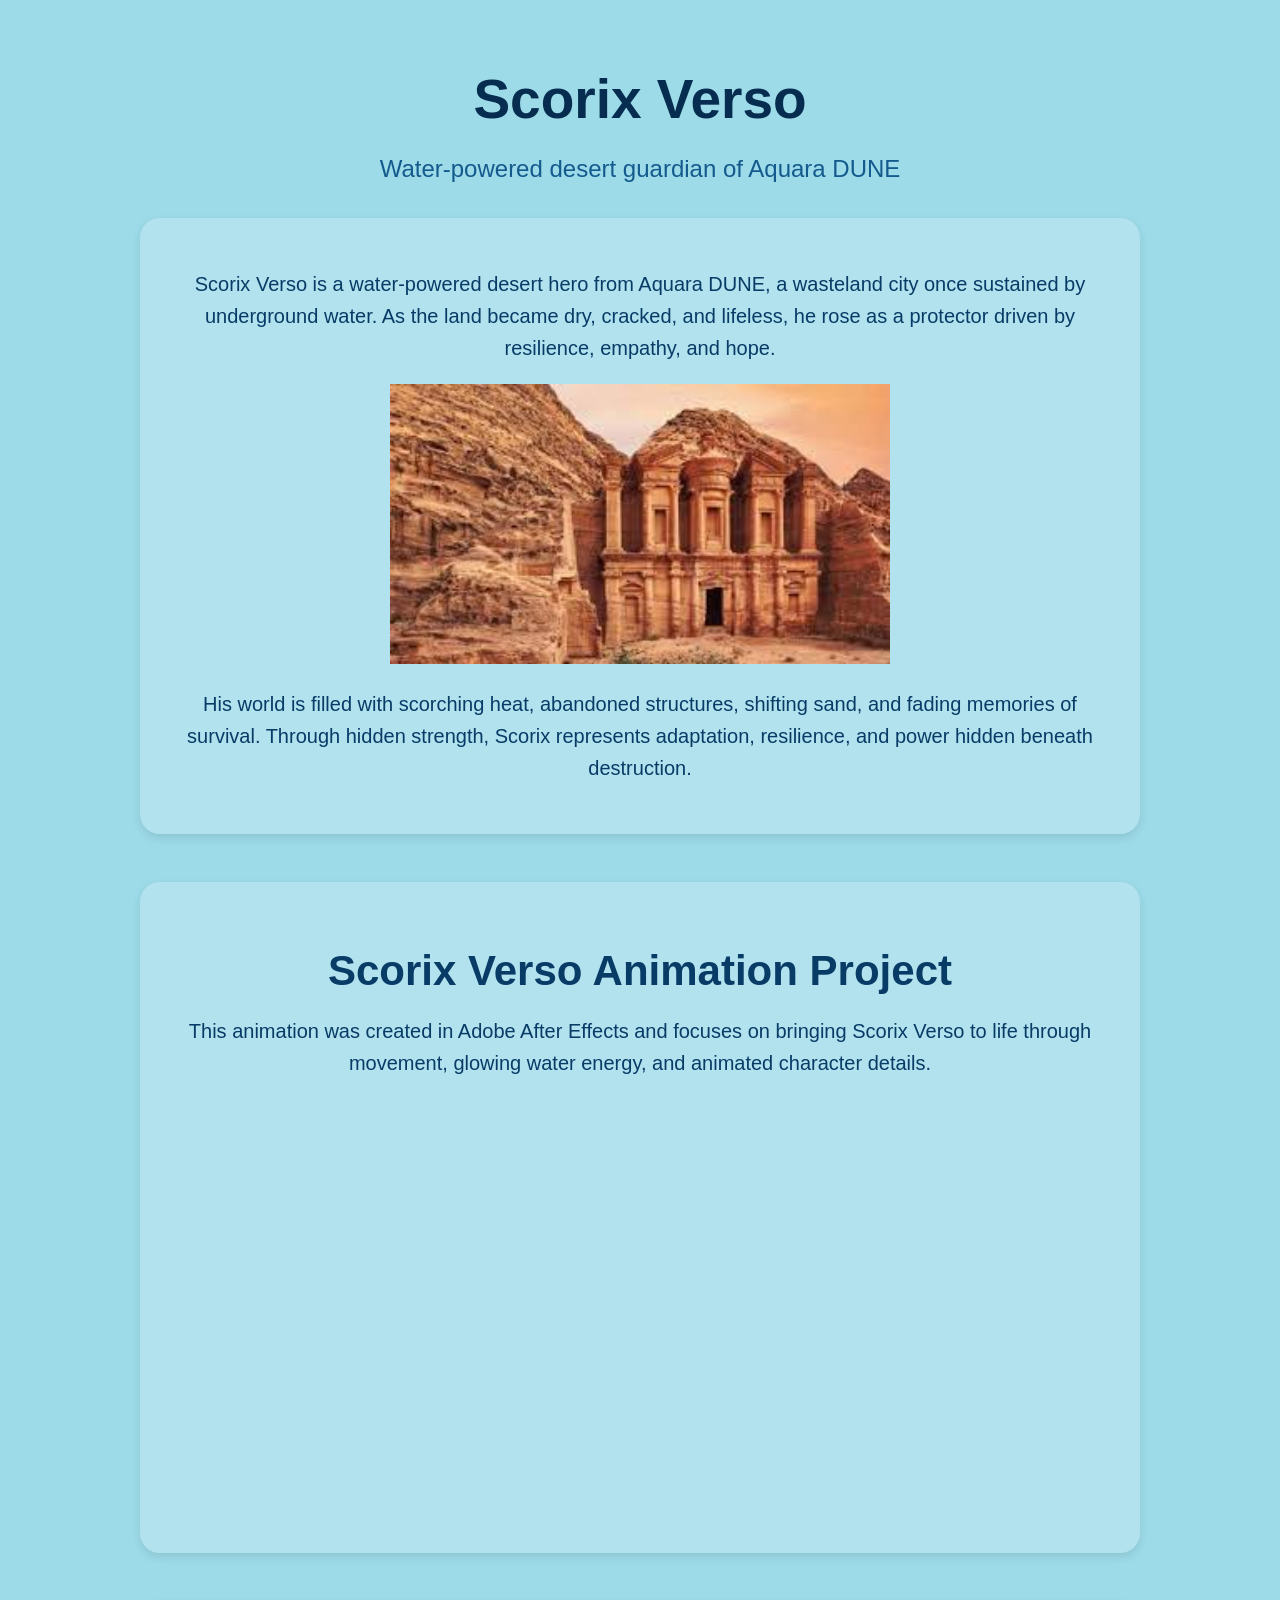
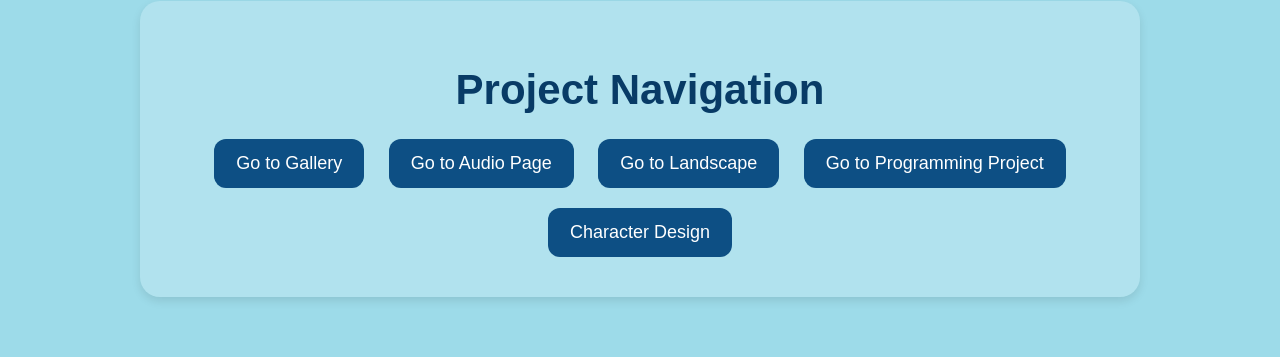
<file: index.html>
<!DOCTYPE html>
<html lang="en">

<head>
    <meta charset="UTF-8">
    <title>Scorix Verso | Home</title>
    <link rel="stylesheet" href="style.css">
</head>

<body>

<div class="page-container">

    <div class="hero">

        <h1>Scorix Verso</h1>

        <p class="tagline">
            Water-powered desert guardian of Aquara DUNE
        </p>

    </div>

    <div class="content-card">

        <p>
            Scorix Verso is a water-powered desert hero from Aquara DUNE, a wasteland city once sustained by underground water. 
            As the land became dry, cracked, and lifeless, he rose as a protector driven by resilience, empathy, and hope.
        </p>

        <img src="images/desert-ruins.jpg" width="500">

        <p>
            His world is filled with scorching heat, abandoned structures, shifting sand, and fading memories of survival.
            Through hidden strength, Scorix represents adaptation, resilience, and power hidden beneath destruction.
        </p>

    </div>

    <br>

    <div class="content-card">

        <h2>Scorix Verso Animation Project</h2>

        <p>
            This animation was created in Adobe After Effects and focuses on bringing Scorix Verso to life through movement,
            glowing water energy, and animated character details.
        </p>

        <iframe 
            width="700" 
            height="400" 
            src="https://www.youtube.com/embed/2NqB3fnNnu8"
            title="Scorix Verso Animation"
            frameborder="0"
            allowfullscreen>
        </iframe>

    </div>

    <br>

    <div class="content-card">

        <h2>Project Navigation</h2>

        <a class="nav-button" href="gallery.html">Go to Gallery</a>

        <a class="nav-button" href="audio.html">Go to Audio Page</a>

        <a class="nav-button" href="landscape.html">Go to Landscape</a>

        <a class="nav-button" href="programming.html">Go to Programming Project</a>

        <a class="nav-button" href="design.html">Character Design</a>

    </div>

</div>

</body>
</html>
</file>
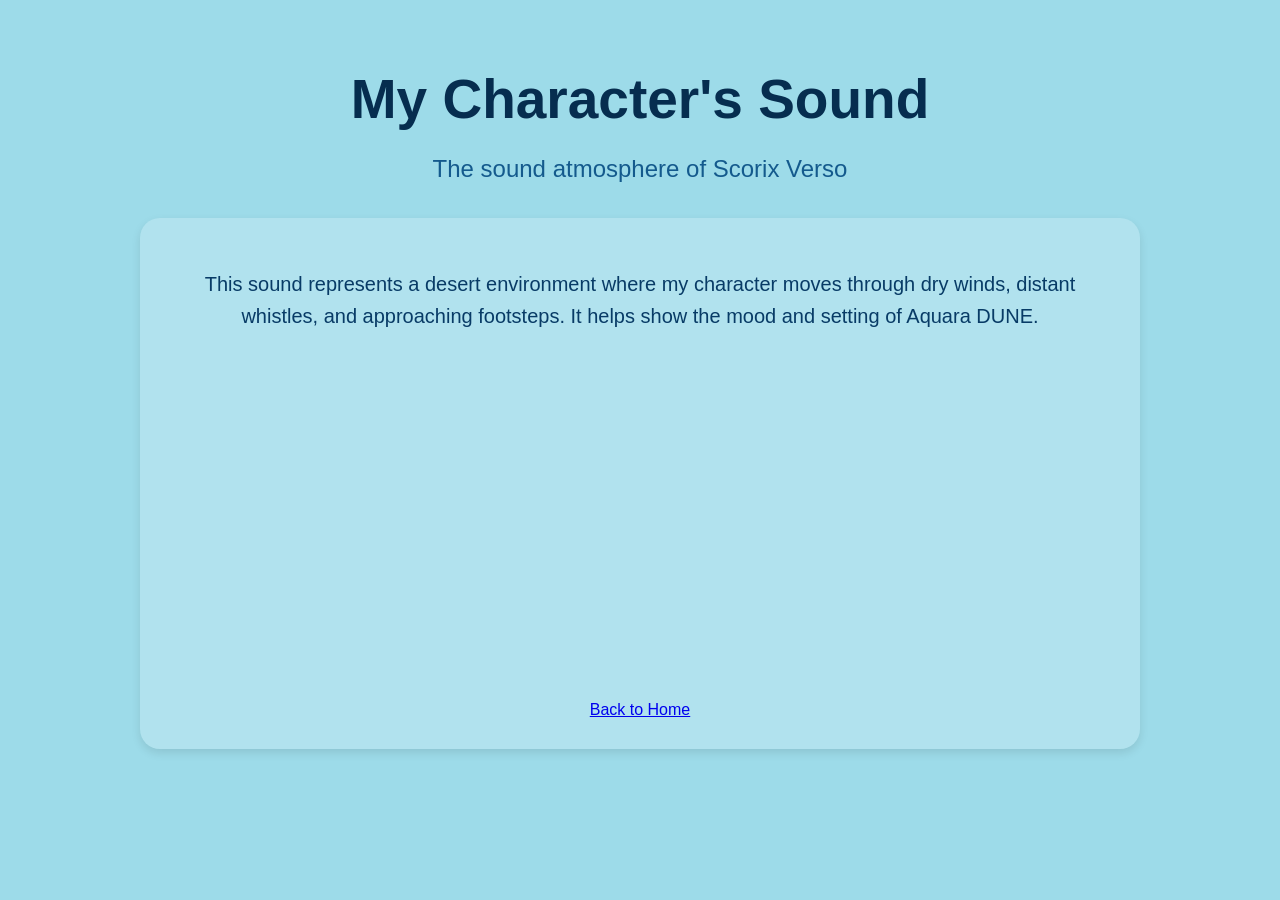
<file: audio.html>
<!DOCTYPE html>
<html lang="en">
<head>
  <meta charset="UTF-8">
  <title>Character Audio</title>
  <link rel="stylesheet" href="style.css">
</head>

<body>
  <div class="page-container">

    <header class="hero">
      <h1>My Character's Sound</h1>
      <p class="tagline">The sound atmosphere of Scorix Verso</p>
    </header>

    <main class="content-card">

      <p class="intro">
        This sound represents a desert environment where my character moves through dry winds,
        distant whistles, and approaching footsteps. It helps show the mood and setting of Aquara DUNE.
      </p>

      <iframe
        width="100%"
        height="300"
        scrolling="no"
        frameborder="no"
        allow="autoplay"
        src="https://w.soundcloud.com/player/?url=https%3A//soundcloud.com/rrjay-909347464/cristian_audio&color=%23ff5500&auto_play=false&hide_related=false&show_comments=true&show_user=true&show_reposts=false&show_teaser=true">
      </iframe>

      <nav class="nav-links">
        <a href="index.html">Back to Home</a>
      </nav>

    </main>

  </div>
</body>
</html>
</file>
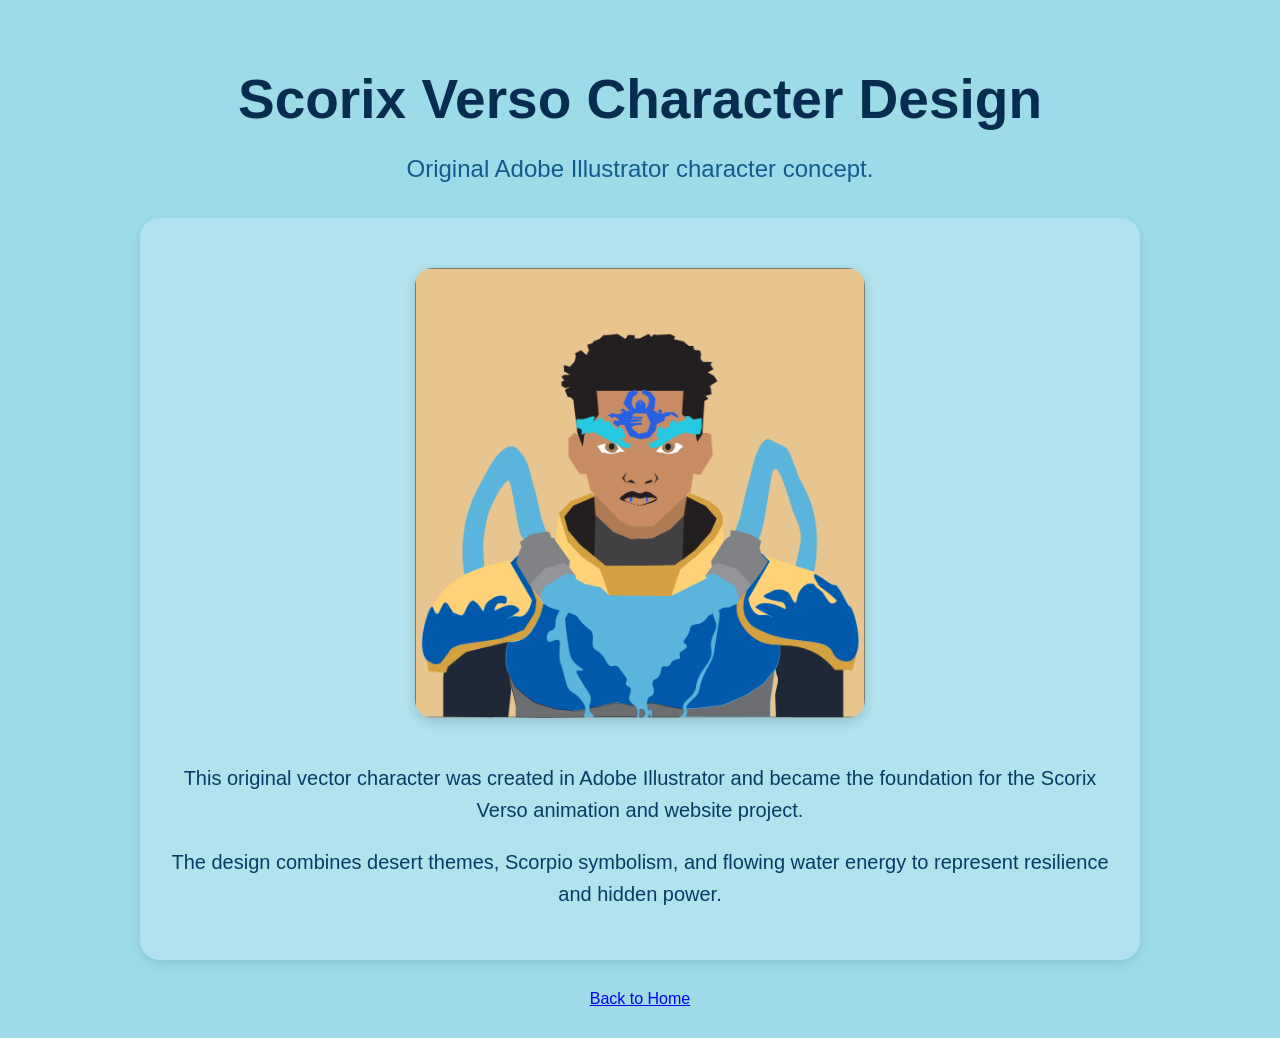
<file: design.html>
<!DOCTYPE html>
<html lang="en">

<head>
    <meta charset="UTF-8">
    <title>Character Design</title>
    <link rel="stylesheet" href="style.css">
</head>

<body>

<div class="page-container">

    <div class="hero">
        <h1>Scorix Verso Character Design</h1>
        <p class="tagline">Original Adobe Illustrator character concept.</p>
    </div>

    <div class="content-card">

        <img src="Scorix_Verso_Vector.png" width="400" alt="Scorix Verso character design" class="main-image">

        <p>
            This original vector character was created in Adobe Illustrator and became the foundation for the Scorix Verso animation and website project.
        </p>

        <p>
            The design combines desert themes, Scorpio symbolism, and flowing water energy to represent resilience and hidden power.
        </p>

    </div>

    <nav class="nav-links">
        <a href="index.html">Back to Home</a>
    </nav>

</div>

</body>
</html>
</file>
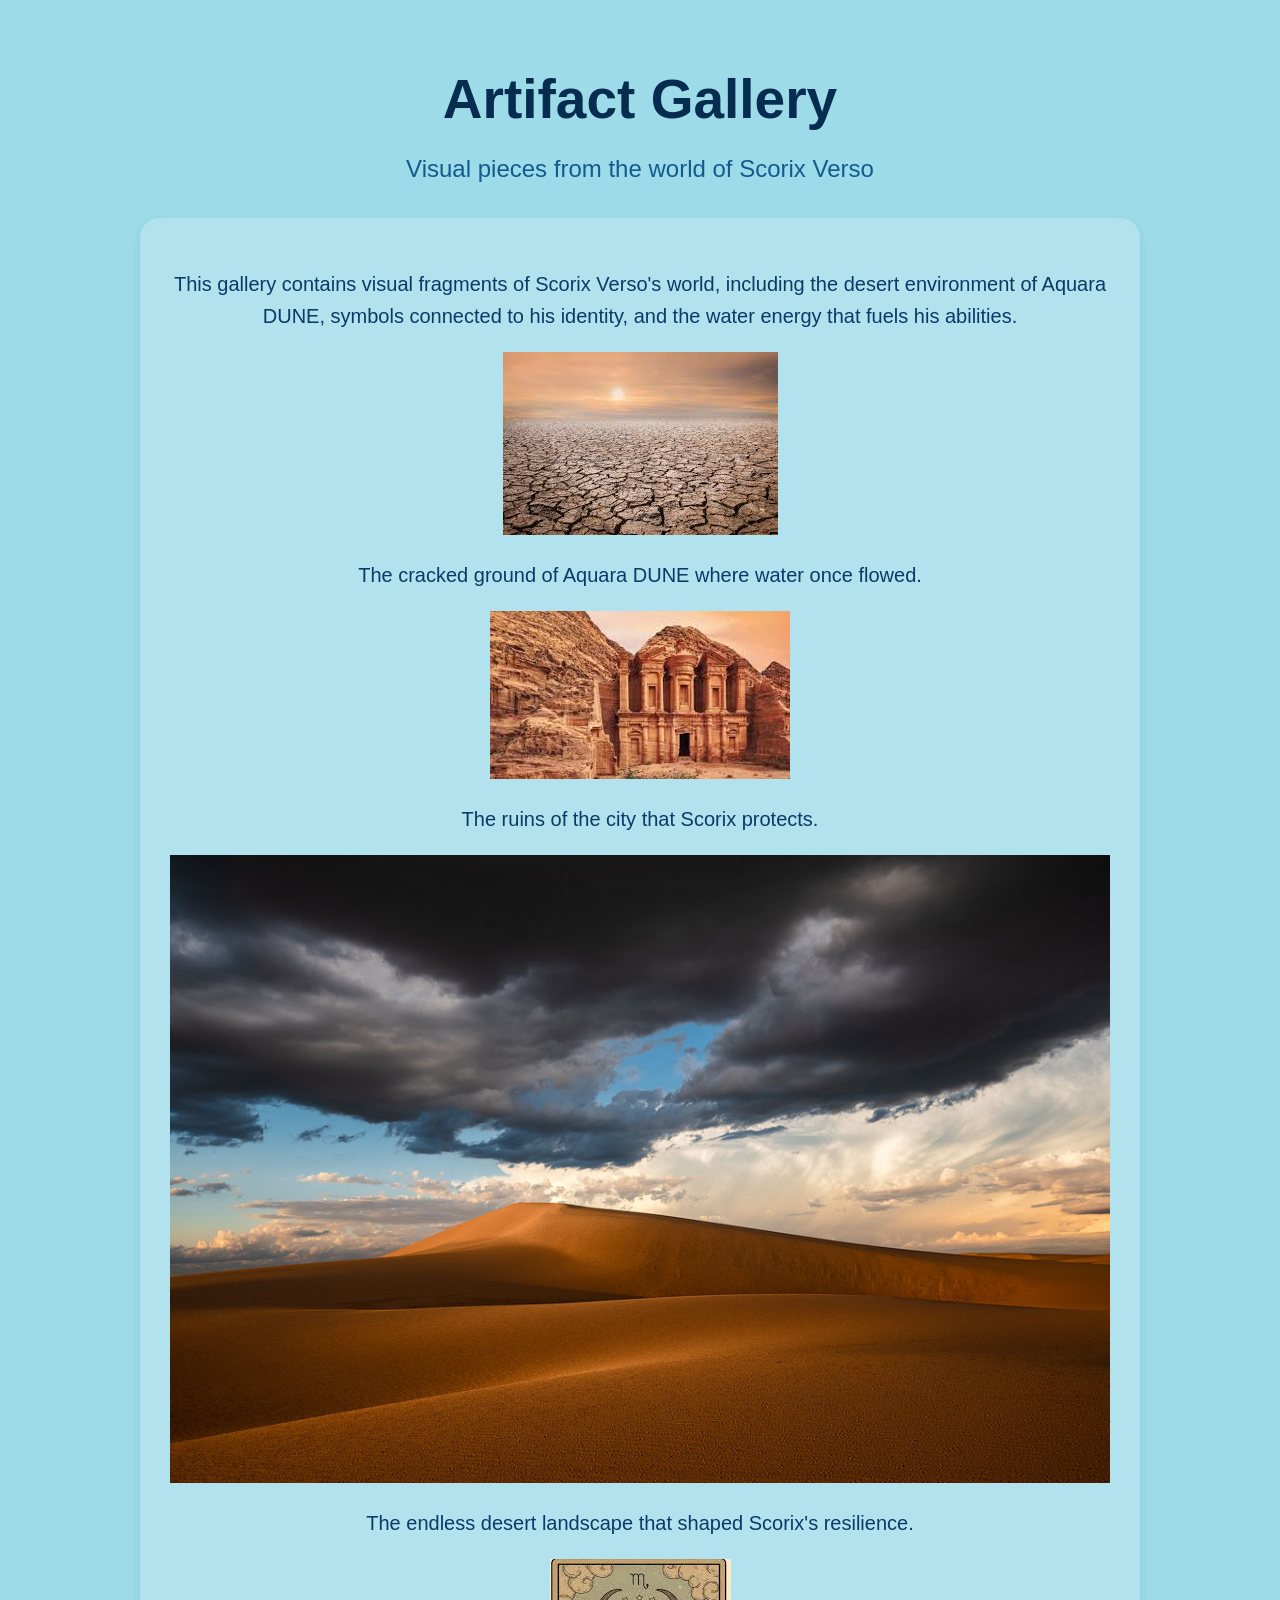
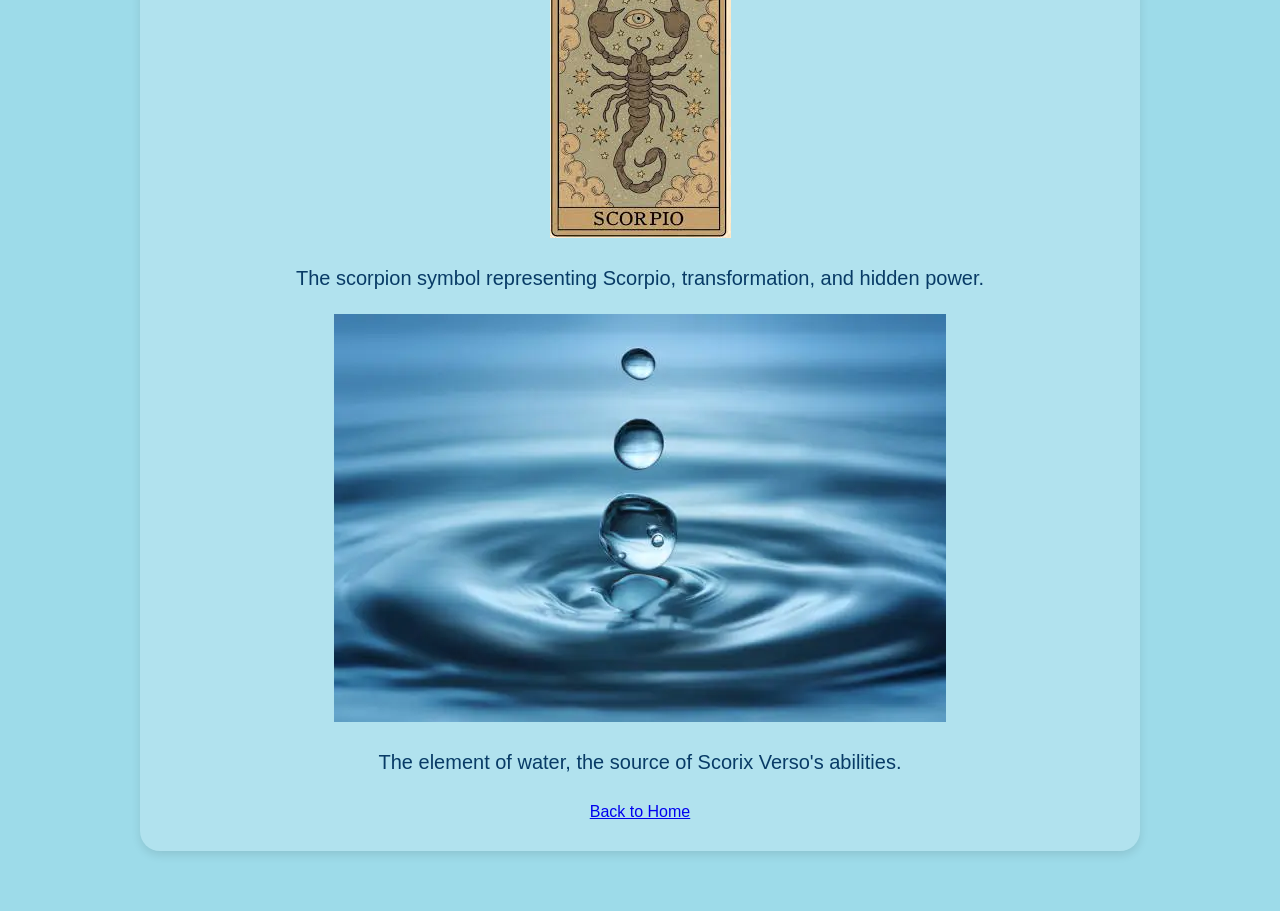
<file: gallery.html>
<!DOCTYPE html>
<html lang="en">
<head>
  <meta charset="UTF-8">
  <title>Artifact Gallery</title>
  <link rel="stylesheet" href="style.css">
</head>

<body>
  <div class="page-container">

    <header class="hero">
      <h1>Artifact Gallery</h1>
      <p class="tagline">Visual pieces from the world of Scorix Verso</p>
    </header>

    <main class="content-card">

      <p class="intro">
        This gallery contains visual fragments of Scorix Verso's world, including the desert environment of Aquara DUNE,
        symbols connected to his identity, and the water energy that fuels his abilities.
      </p>

      <div class="gallery-grid">

        <div class="artifact">
          <img src="images/desert-cracked.jpg" alt="Cracked desert land">
          <p>The cracked ground of Aquara DUNE where water once flowed.</p>
        </div>

        <div class="artifact">
          <img src="images/desert-ruins.jpg" alt="Desert ruins">
          <p>The ruins of the city that Scorix protects.</p>
        </div>

        <div class="artifact">
          <img src="images/landscape.jpg" alt="Desert landscape">
          <p>The endless desert landscape that shaped Scorix's resilience.</p>
        </div>

        <div class="artifact">
          <img src="images/scorpion.jpg" alt="Scorpion symbol">
          <p>The scorpion symbol representing Scorpio, transformation, and hidden power.</p>
        </div>

        <div class="artifact">
          <img src="images/water.jpg" alt="Water energy">
          <p>The element of water, the source of Scorix Verso's abilities.</p>
        </div>

      </div>

      <nav class="nav-links">
        <a href="index.html">Back to Home</a>
      </nav>

    </main>

  </div>
</body>
</html>
</file>
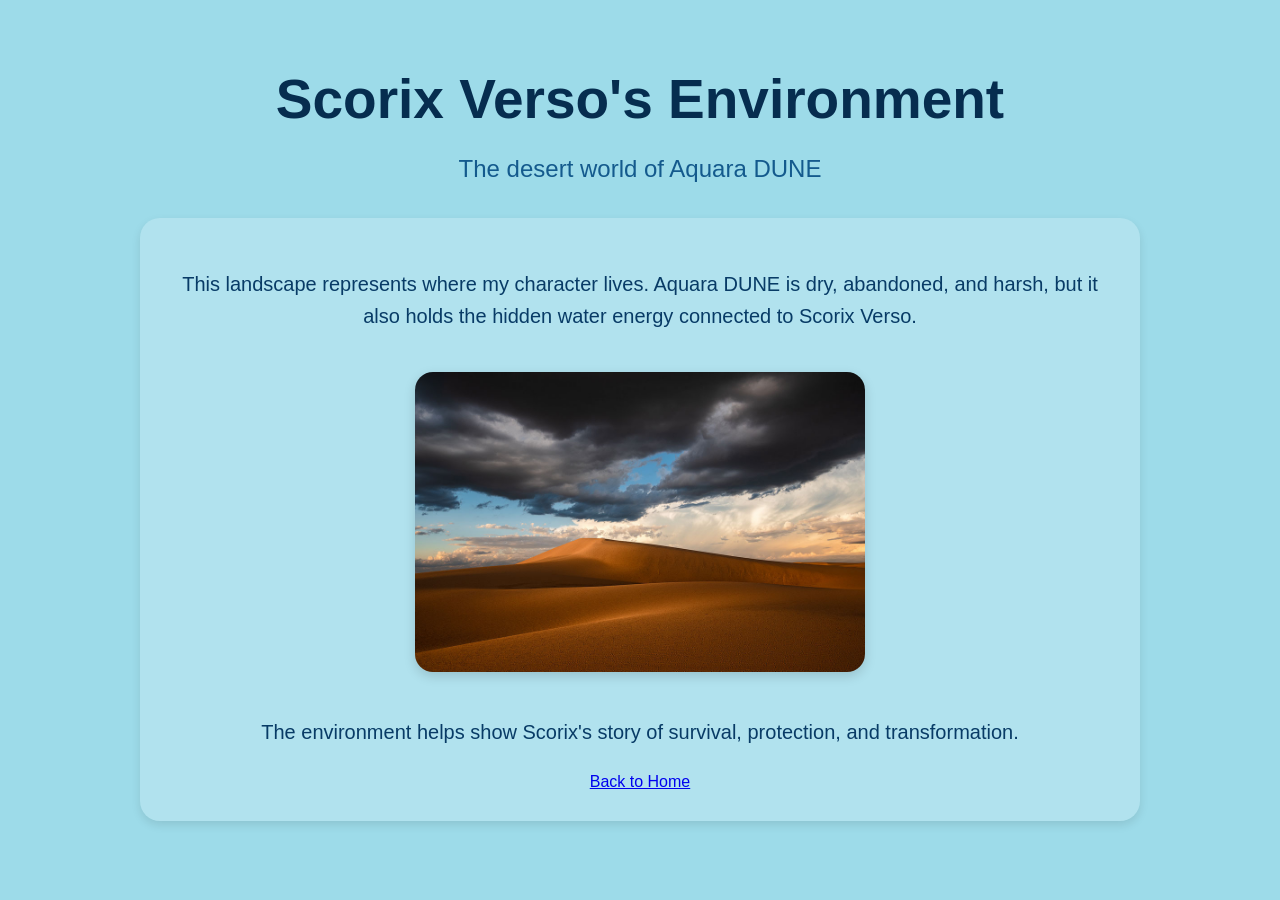
<file: landscape.html>
<!DOCTYPE html>
<html lang="en">
<head>
  <meta charset="UTF-8">
  <title>Landscape</title>
  <link rel="stylesheet" href="style.css">
</head>

<body>
  <div class="page-container">

    <header class="hero">
      <h1>Scorix Verso's Environment</h1>
      <p class="tagline">The desert world of Aquara DUNE</p>
    </header>

    <main class="content-card">

      <p class="intro">
        This landscape represents where my character lives. Aquara DUNE is dry, abandoned, and harsh,
        but it also holds the hidden water energy connected to Scorix Verso.
      </p>

      <img src="images/landscape.jpg" width="600" alt="Desert landscape" class="main-image">

      <p class="description">
        The environment helps show Scorix's story of survival, protection, and transformation.
      </p>

      <nav class="nav-links">
        <a href="index.html">Back to Home</a>
      </nav>

    </main>

  </div>
</body>
</html>
</file>
<file: style.css>
body {
    margin: 0;
    padding: 0;
    background-color: #9ddbe9;
    font-family: Arial, sans-serif;
    color: #083b66;
}

.page-container {
    width: 85%;
    max-width: 1000px;
    margin: auto;
    text-align: center;
    padding: 30px 20px;
}

.hero h1 {
    font-size: 55px;
    color: #062d4f;
    margin-bottom: 10px;
}

.tagline {
    font-size: 24px;
    margin-bottom: 35px;
    color: #145a8d;
}

.content-card {
    background-color: rgba(255,255,255,0.20);
    padding: 30px;
    border-radius: 20px;
    margin-bottom: 30px;
    box-shadow: 0px 4px 10px rgba(0,0,0,0.10);
}

.content-card h2 {
    font-size: 42px;
    margin-bottom: 15px;
    color: #083b66;
}

.content-card p {
    font-size: 20px;
    line-height: 1.6;
}

.main-image {
    width: 450px;
    max-width: 100%;
    border-radius: 18px;
    margin: 20px 0;
    box-shadow: 0px 4px 12px rgba(0,0,0,0.15);
}

iframe {
    max-width: 100%;
    border-radius: 20px;
    margin-top: 20px;
}

.nav-links {
    margin-top: 25px;
}

.nav-button {
    text-decoration: none;
    background-color: #0d4f84;
    color: white;
    padding: 14px 22px;
    border-radius: 12px;
    font-size: 18px;
    display: inline-block;
    margin: 10px;
    transition: 0.3s;
}

.nav-button:hover {
    background-color: #06375f;
    transform: scale(1.05);
}

img {
    max-width: 100%;
}
</file>
